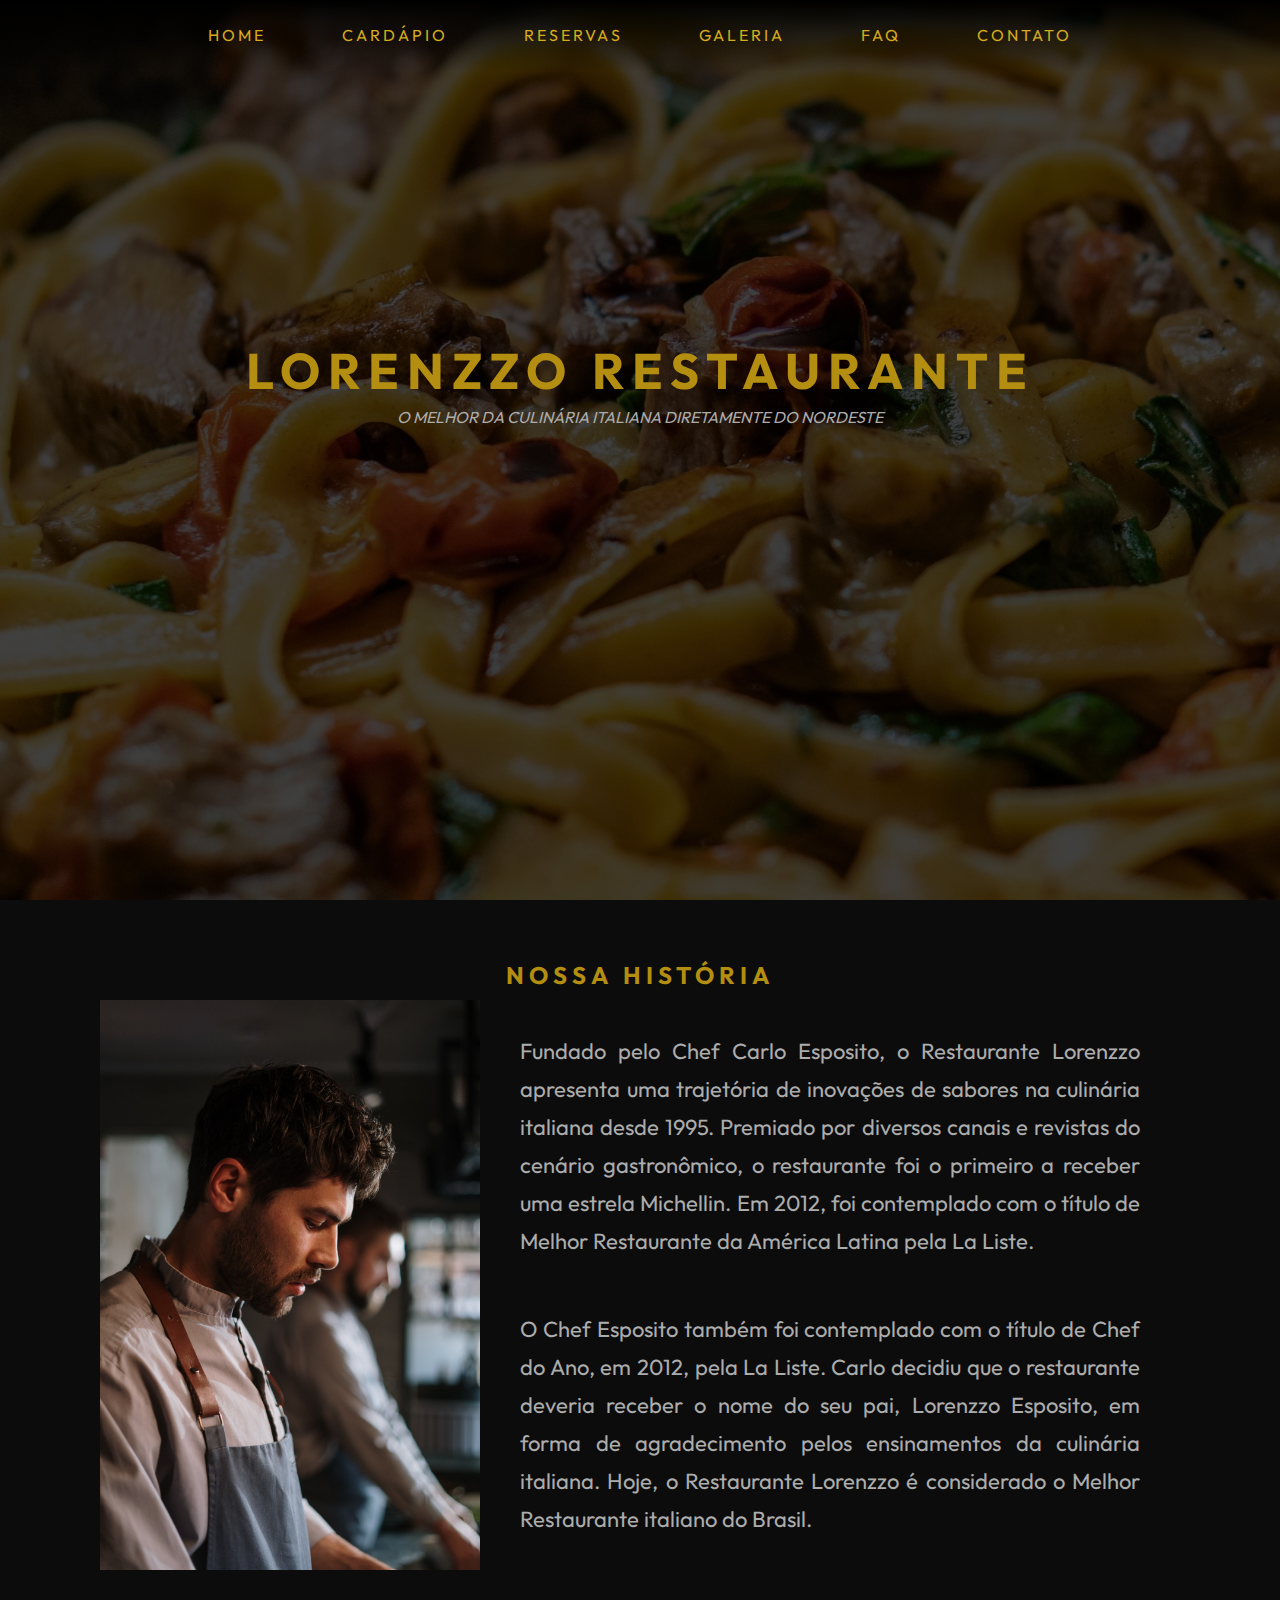
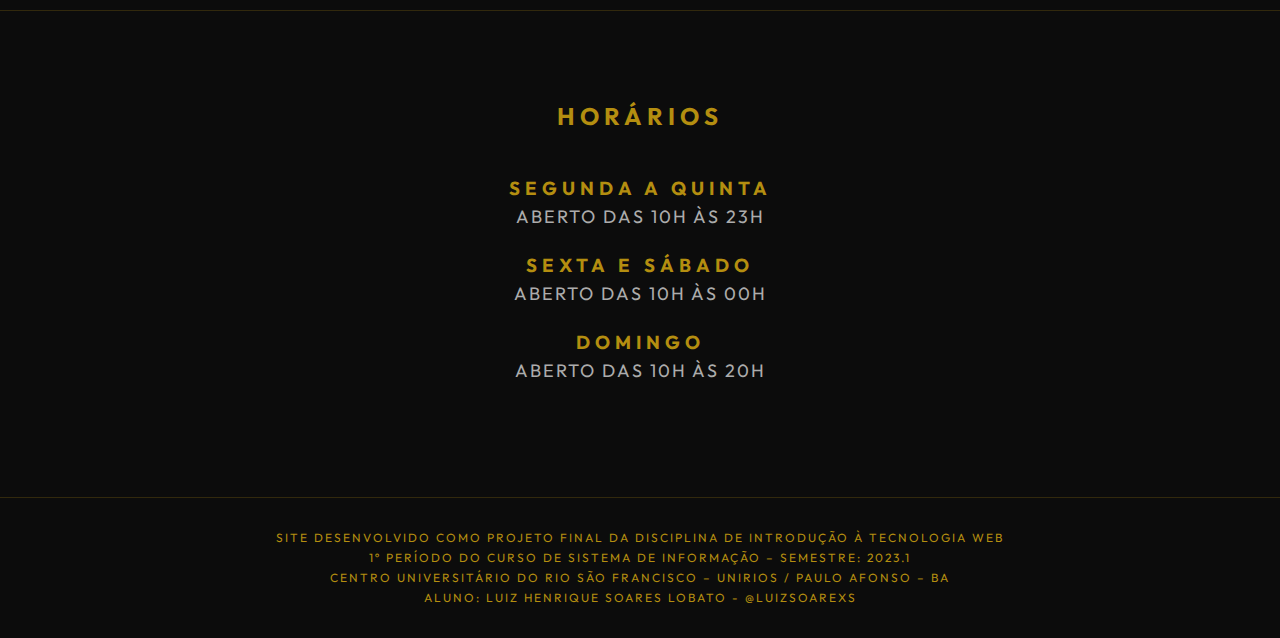
<file: index.html>
<!DOCTYPE html>
<html lang="pt-br">
<head>
    <meta charset="UTF-8">
    <meta http-equiv="X-UA-Compatible" content="IE=edge">
    <meta name="viewport" content="width=device-width, initial-scale=1.0">
    <title>LORENZZO</title>
    <link rel="stylesheet" href="css/style.css">
</head>
<body>
    <section id="bloco-principal">
        <nav>
            <ul>
                <li><a href="index.html">HOME</a></li>
                <li><a href="pages/cardapio.html">CARDÁPIO</a></li>
                <li><a href="pages/reservas.html">RESERVAS</a></li>
                <li><a href="pages/galeria.html">GALERIA</a></li>
                <li><a href="pages/faq.html">FAQ</a></li>
                <li><a href="pages/contato.html">CONTATO</a></li>
            </ul>
        </nav>

        <h1>LORENZZO RESTAURANTE</h1>
        <p>O melhor da culinária italiana diretamente do nordeste</p>

    </section>

    <section class="bloco-historia">

        <h2>NOSSA HISTÓRIA</h2>

        <div class="conteudo-historia">

        <img src="imagens/chef-2.jpg" alt="Chef">

        <div id="p-historia">

        <p>Fundado pelo Chef Carlo Esposito, o Restaurante Lorenzzo apresenta uma trajetória de inovações de sabores na culinária italiana desde 1995. Premiado por diversos canais e revistas do cenário gastronômico, o restaurante foi o primeiro a receber uma estrela Michellin. Em 2012, foi contemplado com o título de Melhor Restaurante da América Latina pela La Liste. <br>
        </p>

        <P>O Chef Esposito também foi contemplado com o título de Chef do Ano, em 2012, pela La Liste. Carlo decidiu que o restaurante deveria receber o nome do seu pai, Lorenzzo Esposito, em forma de agradecimento pelos ensinamentos da culinária italiana. Hoje, o Restaurante Lorenzzo é considerado o Melhor Restaurante italiano do Brasil. </P>

        </div>
        </div>
        </section>

    <section id="bloco-horarios">

        <div id="conteudo-horario">

                <h2>Horários</h2>

                <h3>Segunda a quinta</h3>
                <p>Aberto das 10h às 23h</p>

                <h3>Sexta e Sábado</h3>
                <p>Aberto das 10h às 00h</p>

                <h3>Domingo</h3>
                <p>Aberto das 10h às 20h</p>

        </div>
    </section>

    <footer id="rodape">
        <p>Site desenvolvido como projeto final da disciplina de Introdução à Tecnologia Web <br>
            1º período do curso de sistema de informação – Semestre: 2023.1 <br>
            Centro Universitário do Rio São Francisco – UniRios / Paulo Afonso – BA <br>
            Aluno: Luiz Henrique Soares Lobato - <a href="https://www.instagram.com/luizsoarexs/"> @luizsoarexs</a>
            </p>
    </footer>
</body>
</html>
</file>
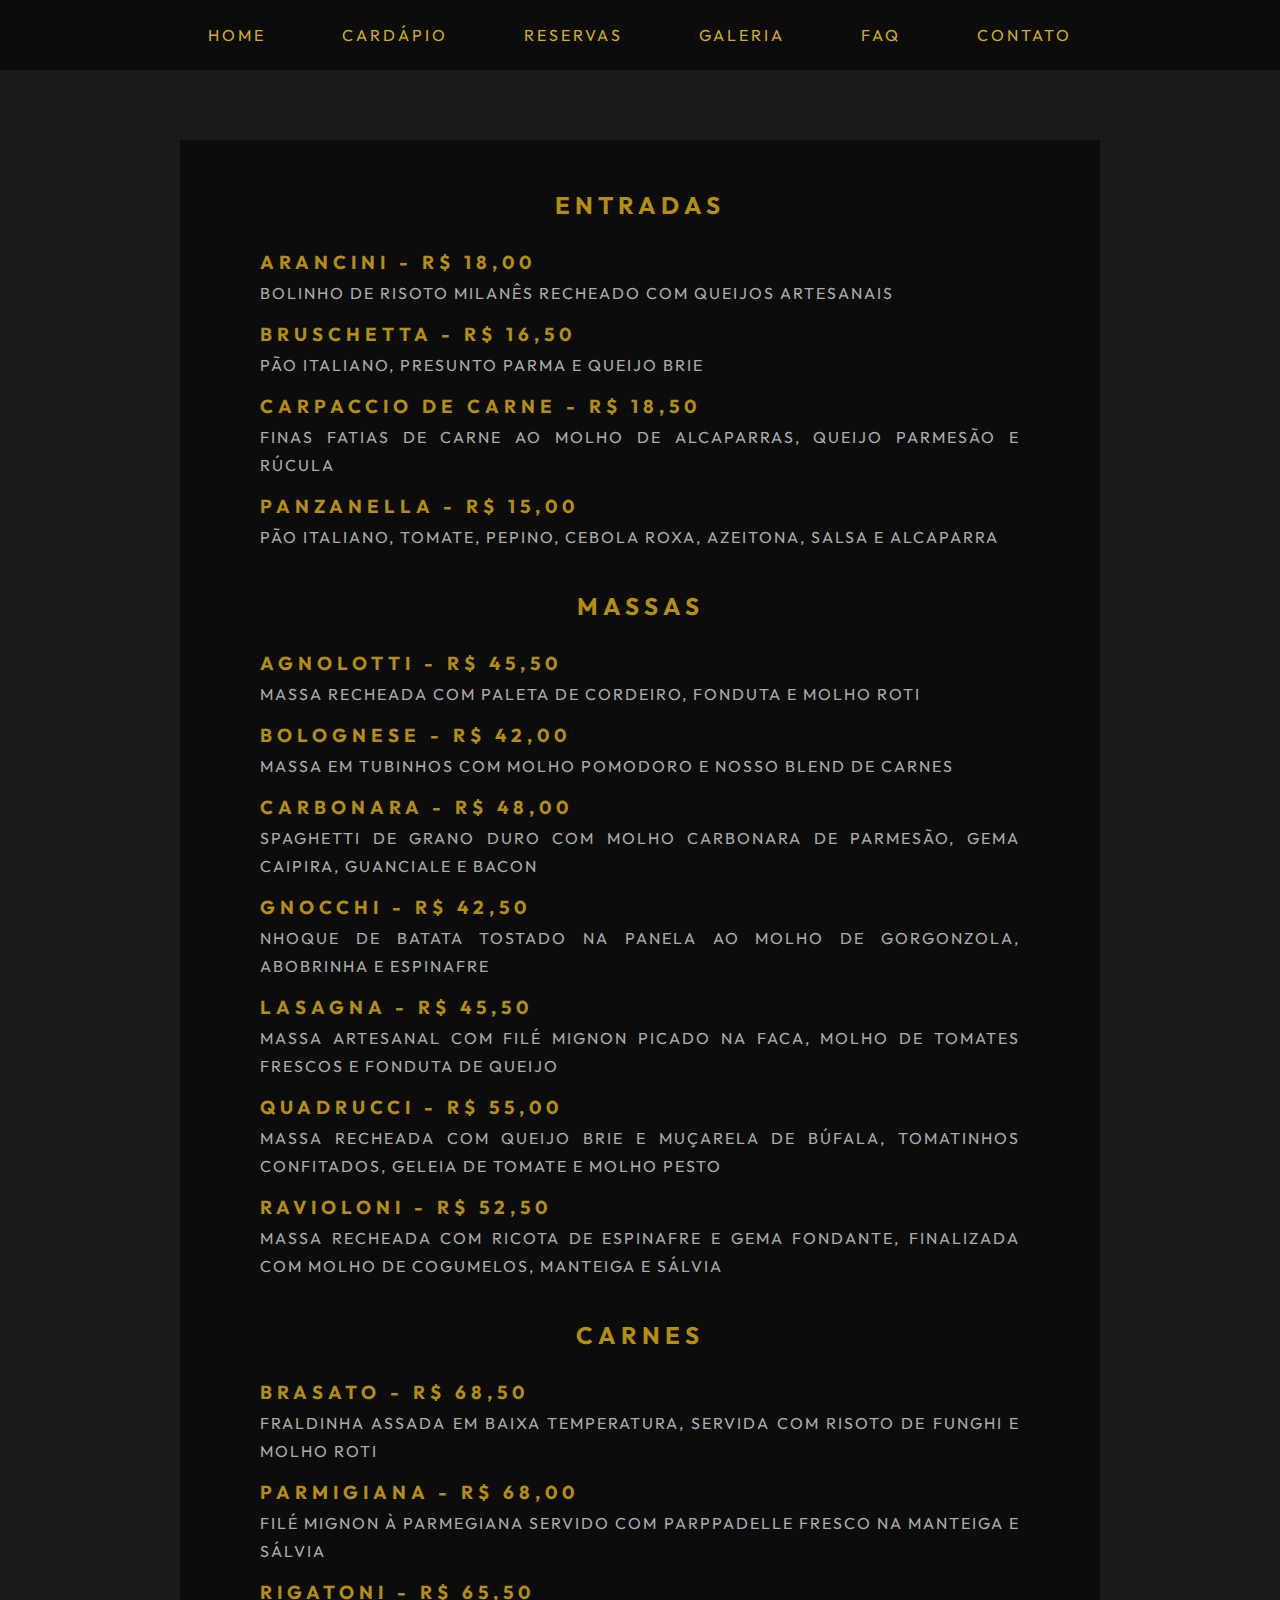
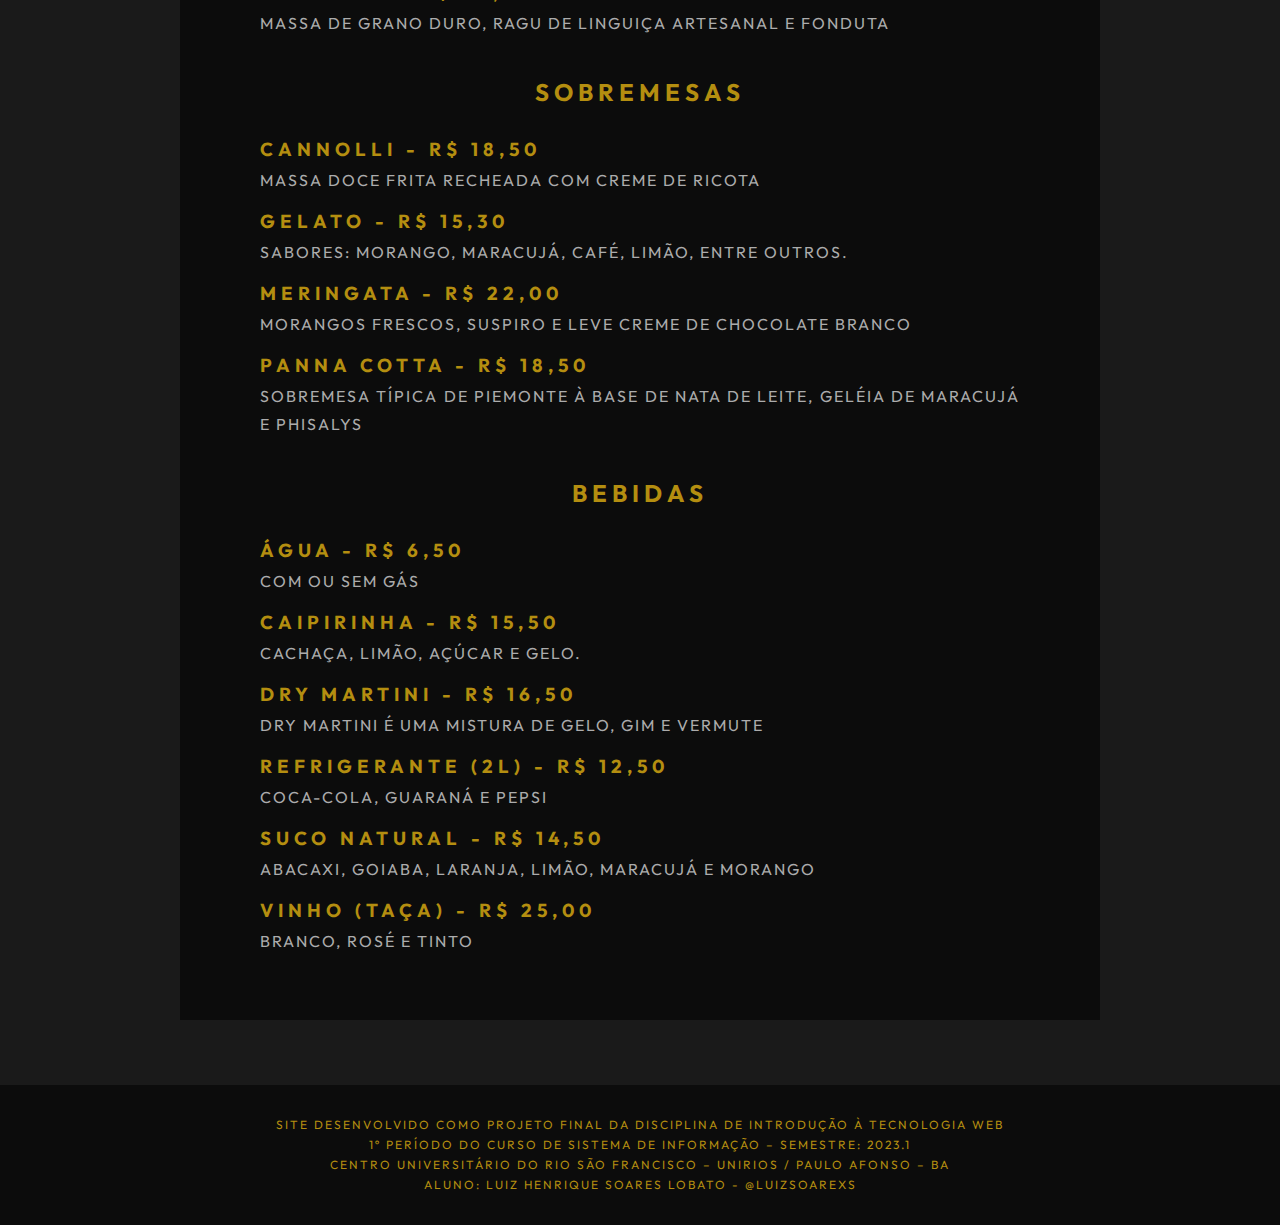
<file: pages/cardapio.html>
<!DOCTYPE html>
<html lang="pt-br">
<head>
    <meta charset="UTF-8">
    <meta http-equiv="X-UA-Compatible" content="IE=edge">
    <meta name="viewport" content="width=device-width, initial-scale=1.0">
    <title>LORENZZO</title>
    <link rel="stylesheet" href="../css/style.css">
</head>
<body>
    <header id="cabecario-pages">
        <nav>
            <ul>
                <li><a href="../index.html">HOME</a></li>
                <li><a href="cardapio.html">CARDÁPIO</a></li>
                <li><a href="reservas.html">RESERVAS</a></li>
                <li><a href="galeria.html">GALERIA</a></li>
                <li><a href="faq.html">FAQ</a></li>
                <li><a href="contato.html">CONTATO</a></li>
            </ul>
        </nav>
    </header>

    <section id="bloco-pagina-cardapio">

        <div id="container-cardapio">
            <h2>Entradas</h2>

            <div id="entradas">

                <h3>ARANCINI - R&dollar; 18,00</h3>
                <p>bolinho de risoto milanês recheado com queijos artesanais</p>

                <h3>Bruschetta - R&dollar; 16,50</h3>
                <p>Pão italiano, presunto parma e queijo Brie</p>

                <h3>Carpaccio de Carne - R&dollar; 18,50</h3>
                <p>Finas fatias de carne ao molho de alcaparras, queijo parmesão e rúcula</p>

                <h3>Panzanella - R&dollar; 15,00</h3>
                <p>Pão italiano, tomate, pepino, cebola roxa, azeitona, salsa e alcaparra</p>

            </div>

            <h2>MASSAS</h2>
            <div id="massas">

                <h3>AGNOLOTTI - R&dollar; 45,50</h3>
                <p>Massa recheada com paleta de cordeiro, fonduta e molho roti</p>

                <h3>BOLOGNESE  - R&dollar; 42,00</h3>
                <p>Massa em tubinhos com molho pomodoro e nosso blend de carnes</p>

                <h3>CARBONARA - R&dollar; 48,00</h3>
                <p>Spaghetti de grano duro com molho carbonara de parmesão, gema caipira, guanciale e bacon</p>

                <h3>Gnocchi  - R&dollar; 42,50</h3>
                <p>Nhoque de batata tostado na panela ao molho de gorgonzola, abobrinha e espinafre</p>

                <h3>LASAGNA  - R&dollar; 45,50</h3>
                <p>Massa artesanal com filé mignon picado na faca, molho de tomates frescos e fonduta de queijo</p>

                <h3>Quadrucci  - R&dollar; 55,00</h3>
                <p>Massa recheada com queijo brie e muçarela de búfala, tomatinhos confitados, geleia de tomate e molho pesto</p>

                <h3>RAVIOLONI  - R&dollar; 52,50</h3>
                <p>Massa recheada com ricota de espinafre e gema fondante, finalizada com molho de cogumelos, manteiga e sálvia</p>

            </div>

            <h2>Carnes</h2>

            <div id="carnes">
                <h3>BRASATO  - R&dollar; 68,50</h3>
                <p>Fraldinha assada em baixa temperatura, servida com risoto de funghi e molho roti</p>

                <h3>PARMIGIANA  - R&dollar; 68,00</h3>
                <p>Filé mignon à parmegiana servido com parppadelle fresco na manteiga e sálvia</p>

                <h3>RIGATONI  - R&dollar; 65,50</h3>
                <p>Massa de grano duro, ragu de linguiça artesanal e fonduta</p>
            </div>

            <h2>Sobremesas </h2>
            <div id="sobremesas">

                <h3>CANNOLLI  - R&dollar; 18,50</h3>
                <p>Massa doce frita recheada com creme de ricota </p>

                <h3>GELATO  - R&dollar; 15,30</h3>
                <p>Sabores: Morango, Maracujá, Café, Limão, entre outros.</p>

                <h3>MERINGATA  - R&dollar; 22,00</h3>
                <p>Morangos frescos, suspiro e leve creme de chocolate branco</p>

                <h3>PANNA COTTA  - R&dollar; 18,50</h3>
                <p>Sobremesa típica de Piemonte à base de nata de leite, geléia de maracujá e phisalys</p>
            </div>

            <h2>Bebidas</h2>
            <div id="bebidas">

                <h3>Água  - R&dollar; 6,50</h3>
                <p>Com ou sem gás </p>

                <h3>Caipirinha - R&dollar; 15,50</h3>
                <p>cachaça, limão, açúcar e gelo. </p>

                <h3>Dry Martini - R&dollar; 16,50</h3>
                <p>Dry Martini é uma mistura de gelo, gim e vermute</p>

                <h3>Refrigerante (2L) - R&dollar; 12,50</h3>
                <p>Coca-Cola, Guaraná e Pepsi </p>

                <h3>Suco natural  - R&dollar; 14,50</h3>
                <p>Abacaxi, Goiaba, Laranja, Limão, Maracujá e Morango</p>

                <h3>Vinho (taça) - R&dollar; 25,00</h3>
                <p>Branco, Rosé e Tinto</p>
            </div>

        </div>
    </section>

    <footer id="rodape">
        <p>Site desenvolvido como projeto final da disciplina de Introdução à Tecnologia Web <br>
            1º período do curso de sistema de informação – Semestre: 2023.1 <br>
            Centro Universitário do Rio São Francisco – UniRios / Paulo Afonso – BA <br>
            Aluno: Luiz Henrique Soares Lobato - <a href="https://www.instagram.com/luizsoarexs/"> @luizsoarexs</a></p>
    </footer>
</body>
</html>
</file>
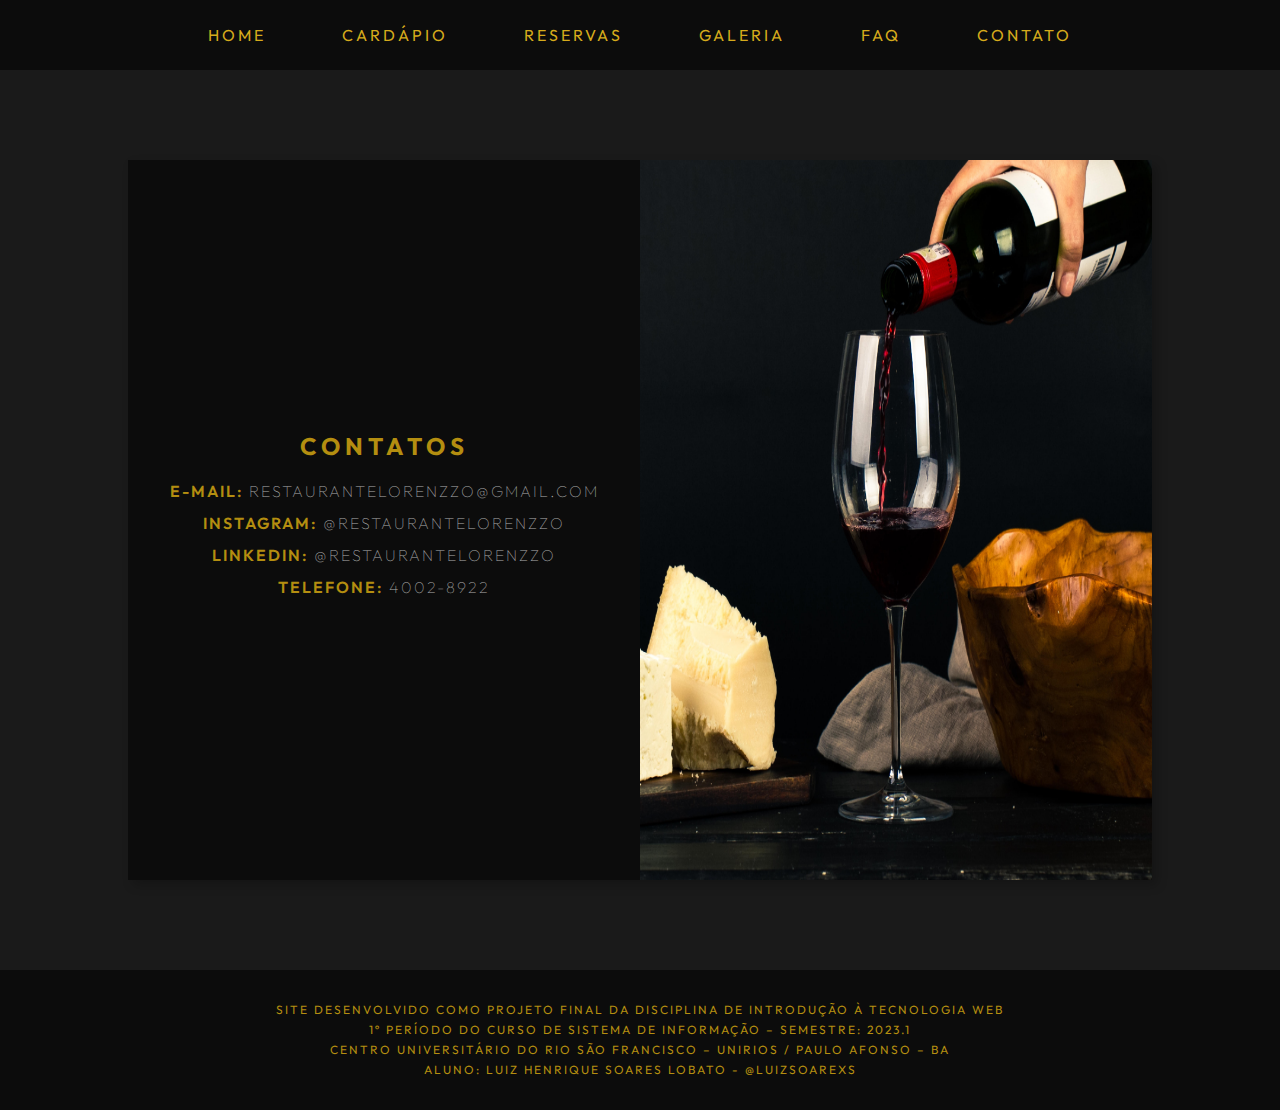
<file: pages/contato.html>
<!DOCTYPE html>
<html lang="pt-br">
<head>
    <meta charset="UTF-8">
    <meta http-equiv="X-UA-Compatible" content="IE=edge">
    <meta name="viewport" content="width=device-width, initial-scale=1.0">
    <title>LORENZZO</title>
    <link rel="stylesheet" href="../css/style.css">
    <link rel="stylesheet" href="../plugins/magnific-popup.css">
    <script src="../plugins/jquery.min.js"></script>
    <script src="../plugins/magnific-popup.js"></script>
    <script src="../js/scripts.js"></script>
</head>
<body>
    <header id="cabecario-pages">
        <nav>
            <ul>
                <li><a href="../index.html">HOME</a></li>
                <li><a href="cardapio.html">CARDÁPIO</a></li>
                <li><a href="reservas.html">RESERVAS</a></li>
                <li><a href="galeria.html">GALERIA</a></li>
                <li><a href="faq.html">FAQ</a></li>
                <li><a href="contato.html">CONTATO</a></li>
            </ul>
        </nav>
    </header>

    <section id="bloco-pagina-contato">

        <div id="container-contato">

            <div id="info-contato">
                <h2>Contatos</h2>
                <p>E-mail: <span class="dados">Restaurantelorenzzo@gmail.com</span></p>
                <p>Instagram: <span class="dados">@Restaurantelorenzzo</span></p>
                <p>LinkedIn: <span class="dados">@Restaurantelorenzzo</span></p>
                <p>Telefone: <span class="dados">4002-8922</span></p>
            </div>

            <div id="imagem-contato">
                <img src="../imagens/vinho-2.jpg" alt="">
            </div>
        </div>

    </section>

    <footer id="rodape">
        <p>Site desenvolvido como projeto final da disciplina de Introdução à Tecnologia Web <br>
            1º período do curso de sistema de informação – Semestre: 2023.1 <br>
            Centro Universitário do Rio São Francisco – UniRios / Paulo Afonso – BA <br>
            Aluno: Luiz Henrique Soares Lobato - <a href="https://www.instagram.com/luizsoarexs/"> @luizsoarexs</a></p>
    </footer>
    
</body>
</html>
</file>
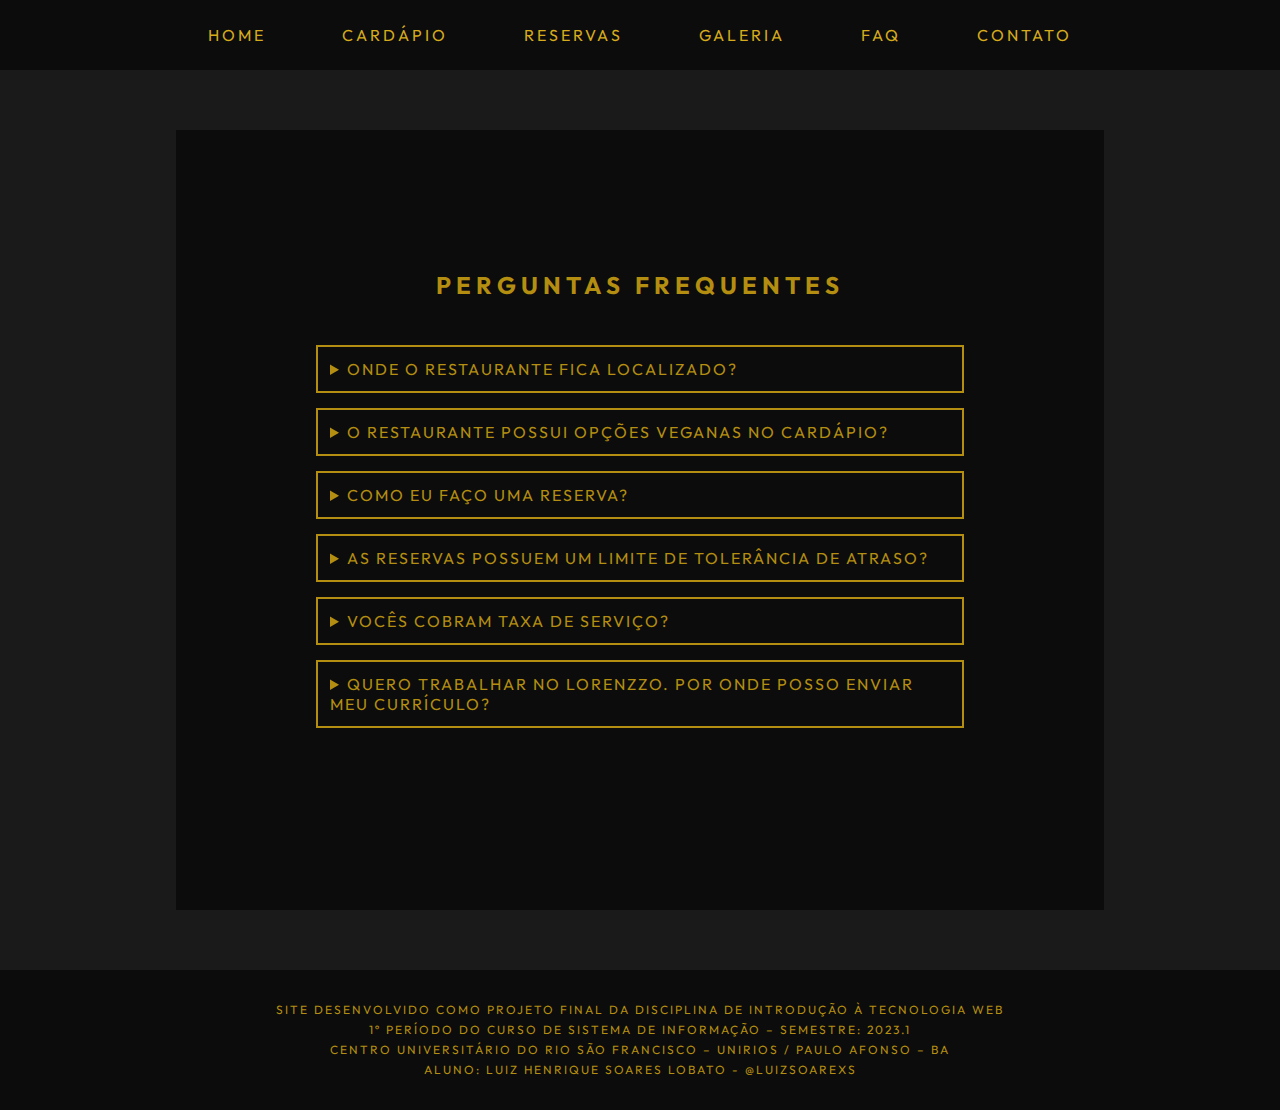
<file: pages/faq.html>
<!DOCTYPE html>
<html lang="pt-br">
<head>
    <meta charset="UTF-8">
    <meta http-equiv="X-UA-Compatible" content="IE=edge">
    <meta name="viewport" content="width=device-width, initial-scale=1.0">
    <title>LORENZZO</title>
    <link rel="stylesheet" href="../css/style.css">
    <link rel="stylesheet" href="../plugins/magnific-popup.css">
    <script src="../plugins/jquery.min.js"></script>
    <script src="../plugins/magnific-popup.js"></script>
    <script src="../js/scripts.js"></script>
</head>
<body>
    <header id="cabecario-pages">
        <nav>
            <ul>
                <li><a href="../index.html">HOME</a></li>
                <li><a href="cardapio.html">CARDÁPIO</a></li>
                <li><a href="reservas.html">RESERVAS</a></li>
                <li><a href="galeria.html">GALERIA</a></li>
                <li><a href="faq.html">FAQ</a></li>
                <li><a href="contato.html">CONTATO</a></li>
            </ul>
        </nav>
    </header>

    <section id="bloco-pagina-faq">

        <div id="container-faq">
            <h2>Perguntas Frequentes</h2>

            
            <details>
                <summary>Onde o restaurante fica localizado?</summary>
                <p>Nosso restaurante fica localizado na Avenida Lua de Mel, João Pessoa.</p>
            </details>

            <details>
                <summary>O Restaurante possui opções veganas no Cardápio?</summary>
                <p>Sim, nosso cardápio possui opções veganas. Você pode conferir todos os pratos na área de Cardápio. </p>
            </details>

            <details>
                <summary>Como eu faço uma reserva?</summary>
                <p>Passo a passo: <br>
                    1-	Clique na opção de “Reservas” no menu do site. <br>
                    2-	Preencha o formulário com os dados requisitados. <br>
                    3-	Aperte em “Concluir Reserva”. <br>
                   <span id="observacao-faq">Observação:</span>  É necessário ressaltar que caso o cliente ultrapasse o limite de tolerância de atraso, a reserva é cancelada automaticamente. 
                     </p>
            </details>

            <details>
                <summary>As reservas possuem um limite de tolerância de atraso?</summary>
                <p>Sim, o limite de tolerância de atraso para as nossas reservas é de 30 minutos. Caso o cliente ultrapasse o limite, sua reserva é cancelada automaticamente. </p>
            </details>

            <details>
                <summary>Vocês cobram taxa de serviço?</summary>
                <p>Sim, cobramos 8% do valor da conta para consumo no salão do restaurante. No entanto, o pagamento dessa taxa é de caráter facultativo.</p>
            </details>

            <details>
                <summary>Quero trabalhar no Lorenzzo. Por onde posso enviar meu currículo? </summary>
                <p>Você pode enviar seu currículo por meio do nosso e-mail ou entrar em contato pelo LinkedIn. Para acessar o nosso perfil no LinkedIn ou acessar o nosso endereço de e-mail, basta acessar a parte de contato localizada no menu do site. </p>
            </details>

        </div>

    </section>

    <footer id="rodape">
        <p>Site desenvolvido como projeto final da disciplina de Introdução à Tecnologia Web <br>
            1º período do curso de sistema de informação – Semestre: 2023.1 <br>
            Centro Universitário do Rio São Francisco – UniRios / Paulo Afonso – BA <br>
            Aluno: Luiz Henrique Soares Lobato - <a href="https://www.instagram.com/luizsoarexs/"> @luizsoarexs</a></p>
    </footer>
</body>
</html>
</file>
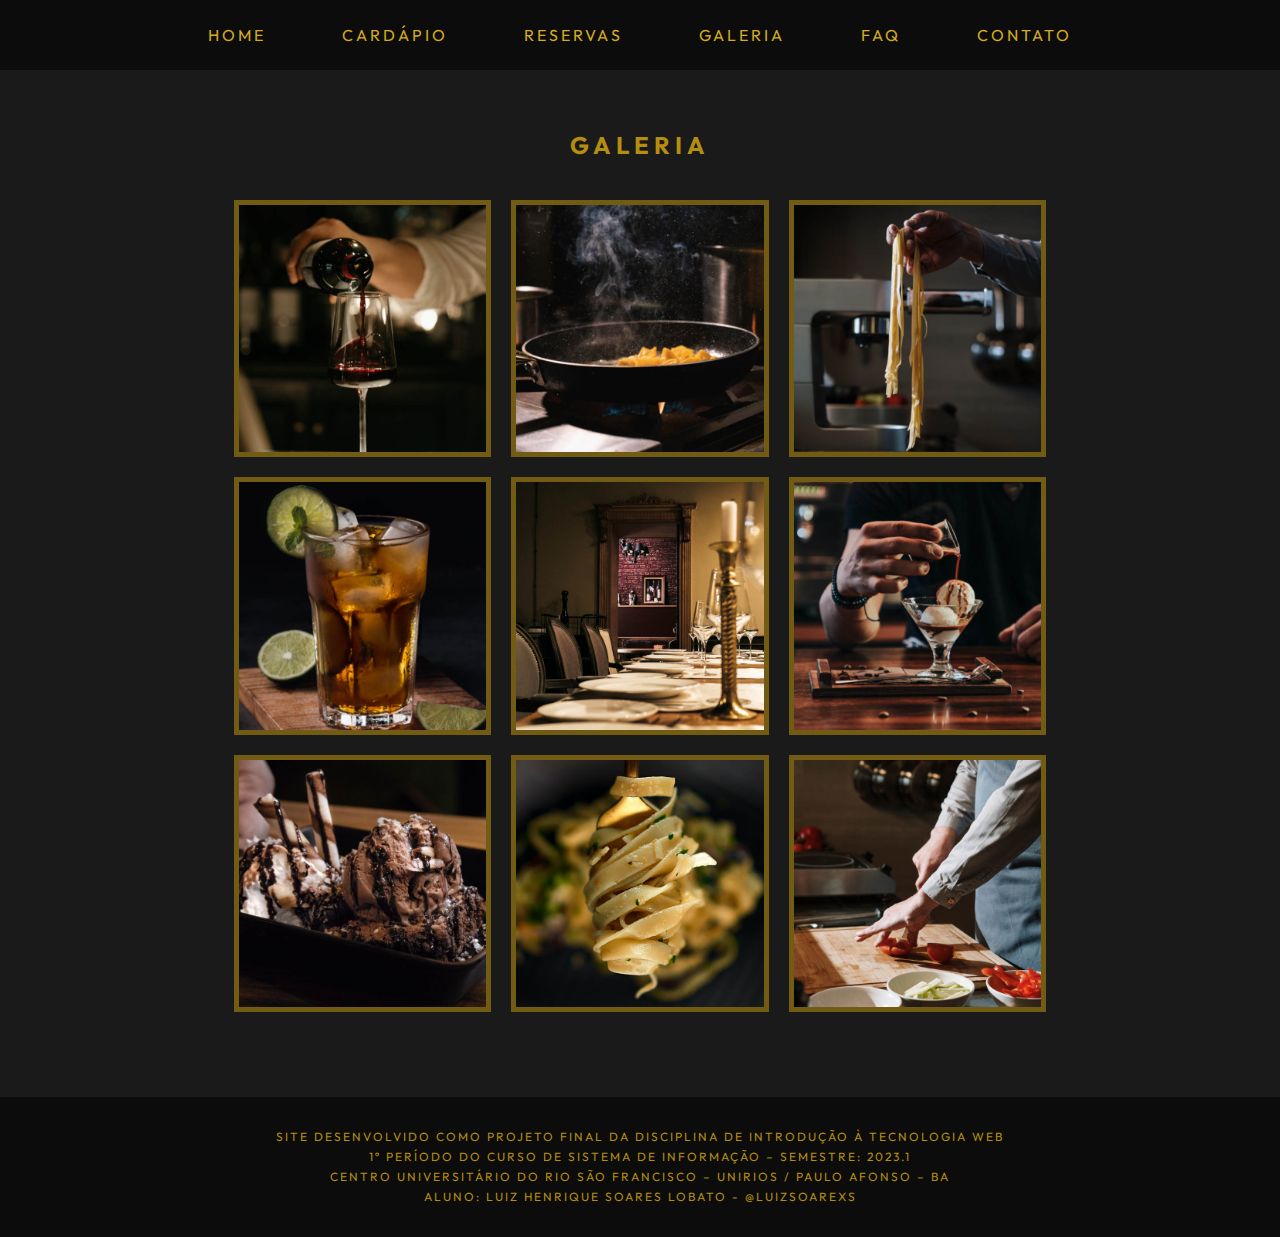
<file: pages/galeria.html>
<!DOCTYPE html>
<html lang="pt-br">
<head>
    <meta charset="UTF-8">
    <meta http-equiv="X-UA-Compatible" content="IE=edge">
    <meta name="viewport" content="width=device-width, initial-scale=1.0">
    <title>LORENZZO</title>
    <link rel="stylesheet" href="../css/style.css">
    <link rel="stylesheet" href="../plugins/magnific-popup.css">
    <script src="../plugins/jquery.min.js"></script>
    <script src="../plugins/magnific-popup.js"></script>
    <script src="../js/scripts.js"></script>
</head>
<body>
    <header id="cabecario-pages">
        <nav>
            <ul>
                <li><a href="../index.html">HOME</a></li>
                <li><a href="cardapio.html">CARDÁPIO</a></li>
                <li><a href="reservas.html">RESERVAS</a></li>
                <li><a href="galeria.html">GALERIA</a></li>
                <li><a href="faq.html">FAQ</a></li>
                <li><a href="contato.html">CONTATO</a></li>
            </ul>
        </nav>
    </header>

    <section id="bloco-pagina-galeria">

        <h2>Galeria</h2>
        <div id="container-galeria">

            <a href="../imagens/fotos-g/bebida-2.jpg"><img src="../imagens/fotos-p/bebida-2.jpg" alt=""></a>
            <a href="../imagens/fotos-g/foto-cozinhando.jpg"><img src="../imagens/fotos-p/foto-cozinhando.jpg" alt=""></a>
            <a href="../imagens/fotos-g/foto-cozinhando-3.jpg"><img src="../imagens/fotos-p/foto-cozinhando-3.jpg" alt=""></a>
            <a href="../imagens/fotos-g/bebida-1.jpg"><img src="../imagens/fotos-p/bebida-1.jpg" alt=""></a>
            <a href="../imagens/fotos-g/mesa.jpg"><img src="../imagens/fotos-p/mesa.jpg" alt=""></a>
            <a href="../imagens/fotos-g/gelato-2.jpg"><img src="../imagens/fotos-p/gelato-2.jpg" alt="Gelato"></a>
            <a href="../imagens/fotos-g/gelato.jpg"><img src="../imagens/fotos-p/gelato.jpg" alt=""></a>
            <a href="../imagens/fotos-g/pasta.jpg"><img src="../imagens/fotos-p/pasta.jpg" alt=""></a>
            <a href="../imagens/fotos-g/foto-cozinhando-2.jpg"><img src="../imagens/fotos-p/foto-cozinhando-2.jpg" alt=""></a>
 
         </div>

    </section>

    <footer id="rodape">
        <p>Site desenvolvido como projeto final da disciplina de Introdução à Tecnologia Web <br>
            1º período do curso de sistema de informação – Semestre: 2023.1 <br>
            Centro Universitário do Rio São Francisco – UniRios / Paulo Afonso – BA <br>
            Aluno: Luiz Henrique Soares Lobato - <a href="https://www.instagram.com/luizsoarexs/"> @luizsoarexs</a></p>
    </footer>
</body>
</html>
</file>
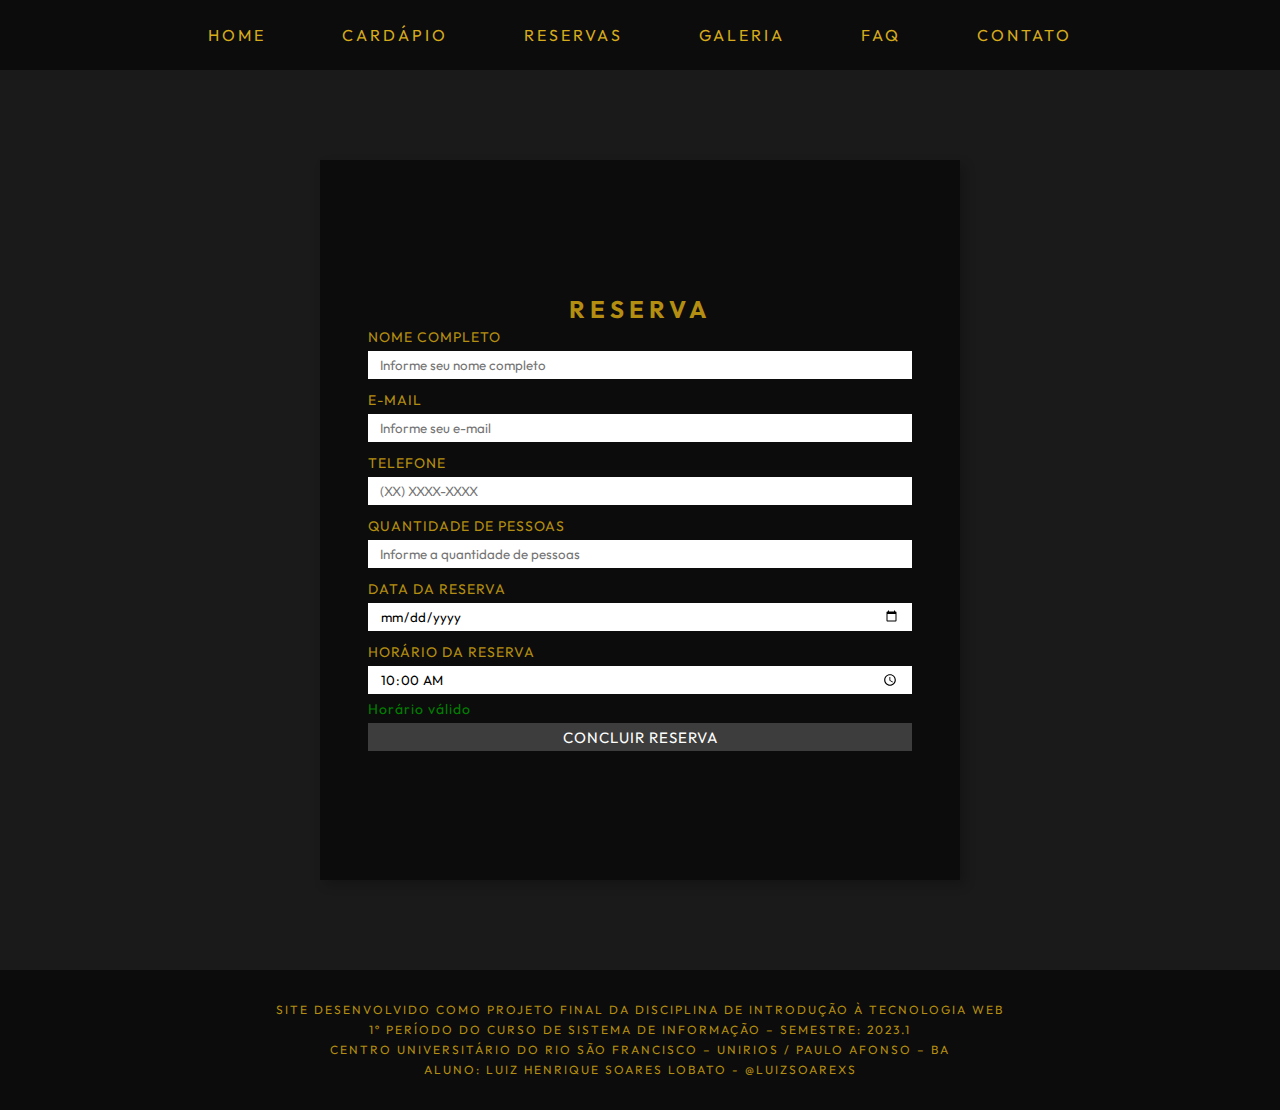
<file: pages/reservas.html>
<!DOCTYPE html>
<html lang="pt-br">
<head>
    <meta charset="UTF-8">
    <meta http-equiv="X-UA-Compatible" content="IE=edge">
    <meta name="viewport" content="width=device-width, initial-scale=1.0">
    <title>LORENZZO</title>
    <link rel="stylesheet" href="../css/style.css">
</head>
<body>
    <header id="cabecario-pages">
        <nav>
            <ul>
                <li><a href="../index.html">HOME</a></li>
                <li><a href="cardapio.html">CARDÁPIO</a></li>
                <li><a href="reservas.html">RESERVAS</a></li>
                <li><a href="galeria.html">GALERIA</a></li>
                <li><a href="faq.html">FAQ</a></li>
                <li><a href="contato.html">CONTATO</a></li>
            </ul>
        </nav>
    </header>

    <section id="bloco-pagina-reserva">

        <div id="container-form">

            <div id="img-form">
                <img src="../imagens/bebida.jpg">
            </div>

            <div id="form">

                <form action="#">

                    <div id="titulo-form">
                        <h2>RESERVA</h2>
                    </div>

                    <div class="input-group">

                        <div class="bloco-input">
                        <label for="fullname">Nome Completo</label>
                        <input id="fullname" type="text" name="fullname" placeholder="Informe seu nome completo" required>
                        </div>

                        <div class="bloco-input">
                        <label for="email">E-mail</label>
                        <input id="email" type="email" name="email" placeholder="Informe seu e-mail" required>
                        </div>

                        <div class="bloco-input">
                        <label for="telefone">Telefone</label>
                        <input id="telefone" type="tel" name="telefone" placeholder="(XX) XXXX-XXXX" required>
                        </div>

                        <div class="bloco-input">
                        <label for="quantPessoas">Quantidade de Pessoas</label>
                        <input id="quantPessoas" type="number" name="quantPessoas" placeholder="Informe a quantidade de pessoas" min="1" required>
                        </div>

                        <div class="bloco-input">
                        <label for="dataReserva">Data da Reserva</label>
                        <input id="dataReserva" type="date" name="dataReserva" required>
                        </div>

                        <div class="bloco-input">
                        <label for="horaReserva">Horário da Reserva</label>
                        <input id="horaReserva" type="time" name="horaReserva" value="10:00" min="10:00" max="23:00" required>
                        <span id="validacao"></span>
                        </div>
                    </div>

                    <div id="botao-reserva">
                        <button>Concluir reserva</button>
                    </div>
                    
                </form>
            </div>
        </div>
    </section>

    <footer id="rodape">
        <p>Site desenvolvido como projeto final da disciplina de Introdução à Tecnologia Web <br>
            1º período do curso de sistema de informação – Semestre: 2023.1 <br>
            Centro Universitário do Rio São Francisco – UniRios / Paulo Afonso – BA <br>
            Aluno: Luiz Henrique Soares Lobato - <a href="https://www.instagram.com/luizsoarexs/"> @luizsoarexs</a></p>
    </footer>
</body>
</html>
</file>
<file: css/style.css>
/* GERAL */

@import url('https://fonts.googleapis.com/css2?family=Outfit:wght@400;500;700&display=swap');

*{
    margin: 0;
    padding: 0;
    box-sizing: border-box;
    font-family: 'Outfit', sans-serif;
}

#cabecario-pages{
    background-color: rgb(12, 12, 12);
}

#cabecario-pages nav ul{
    display: flex;
    list-style: none;
    justify-content: center;
    padding-top: 15px;
    padding-bottom: 15px;
}

#cabecario-pages nav li{
    padding: 10px 38px 10px 38px;
    font-size: 16px;
}

#cabecario-pages a{
    letter-spacing: 3px;
    color: #d6ab1c;
    text-decoration: none;
    transition: linear .1s;
}

#cabecario-pages a:hover{
    color: #fae08c;
}

#rodape{
    position: absolute;
    width: 100%;
    background-color: rgb(12, 12, 12);
}

#rodape p{
    padding: 30px 0px;
    font-size: 12px;
    text-align: center;
    color: #b48e10;
    line-height: 20px;
    letter-spacing: 2px;
    text-transform: uppercase;
}

#rodape a{
    text-decoration: none;
    color: #b48e10;
}

/* PÁGINA HOME */

#bloco-principal{
    background-image: linear-gradient(rgba(0,0,0,0.75),rgba(0,0,0,0.75)), url(../imagens/background-7.jpg);
    width: 100%;
    height: 100vh;
    color: #FFF;
    background-repeat: no-repeat;
}

#bloco-principal nav ul{
    display: flex;
    list-style: none;
    justify-content: center;
    padding-top: 15px;
    padding-bottom: 15px;
    background: linear-gradient(rgb(0, 0, 0), rgba(0, 0, 0, 0.027));
}

#bloco-principal nav li{
    padding: 10px 38px 10px 38px;
    font-size: 16px;
}

#bloco-principal a{
    letter-spacing: 3px;
    color: #d6ab1c;
    text-decoration: none;
    transition: linear .1s;
}

#bloco-principal a:hover{
    color: #fae08c;
}

#bloco-principal h1{
    letter-spacing: 8px;
    text-align: center;
    font-size: 50px;
    margin-top: 21%;
    margin-bottom: 0px;
    color: #b48e10;
}

#bloco-principal p{
    color: #acacac;
    margin: 5px 10px;
    text-align: center;
    font-style: italic;
    text-transform: uppercase;
}

.bloco-historia{
    width: 100%;
    height: 100%;
    padding: 40px 100px;
    display: flex;
    flex-wrap: wrap;
    flex-direction: column;
    background-color: rgb(12, 12, 12);
    border-bottom: 1px solid #b48e103a;
}

.bloco-historia h2{
    color: #b48e10;
    letter-spacing: 5px;
    display: flex;
    justify-content: center;
    margin-top: 20px;
    margin-bottom: 10px;
}

.bloco-historia .conteudo-historia{
    display: flex;
}

.bloco-historia .conteudo-historia img{
    width: 380px;
}

.bloco-historia p{
    align-self: center;
    padding: 25px 40px;
    text-align: justify;
    color: #acacac;
    font-size: 22px;
    line-height: 38px;
}

.bloco-historia .conteudo-historia #p-historia{
    justify-content: center;
    display: flex;
    flex-direction: column;
}

#bloco-horarios{
    padding: 40px 100px;
    display: flex;
    flex-wrap: wrap;
    flex-direction: column;
    justify-content: center;
    align-items: center;
    background-color: rgb(12, 12, 12);
    border-bottom: 1px solid #b48e103a;
}

#bloco-horarios h2{
    color: #b48e10;
    letter-spacing: 5px;
    display: flex;
    justify-content: center;
    margin-bottom: 45px;
}

#conteudo-horario{
    text-align: center;
    align-self: center;
    text-transform: uppercase;
    padding: 50px;
}

#conteudo-horario h3{
    color: #b48e10;
    letter-spacing: 5px;
    margin-bottom: 5px;
}

#bloco-horarios p{
    align-self: center;
    color: #acacac;
    letter-spacing: 2px;
    font-size: 18px;
    margin-bottom: 25px;
}

/*PÁGINA DE RESERVAS*/

#bloco-pagina-reserva{
    width: 100%;
    height: 100vh;
    display: flex;
    justify-content: center;
    align-items: center;
    background-color: rgb(26, 26, 26);
}

#container-form{
    width: 80%;
    height: 80vh;
    display: flex;
    box-shadow: 5px 5px 10px rgba(0,0,0,.212);
}

#bloco-pagina-reserva #img-form{
    width: 50%;
    background-color: #d6ab1c;
}

#bloco-pagina-reserva #img-form img{
    height: 80vh;
    width: 100%;
}

#form{
    width: 50%;
    display: flex;
    flex-direction: column;
    justify-content: center;
    background-color: rgb(12, 12, 12);
    padding: 3rem;
}

#form #titulo-form{
    color: #b48e10;
    display: flex;
    justify-content: center;
    padding: 4px 8px;
    letter-spacing: 5px;
}

.bloco-input{
    display: flex;
    flex-direction: column;
    margin-bottom: 8px;
}

#form label{
    color: #b48e10;
    margin-bottom: 5px;
    text-transform: uppercase;
    font-size: 14px;
    letter-spacing: 1px;
}

#form input{
    width: 100%;
    height: 28px;
    padding: 12px;
    margin-bottom: 4px;
    border: none;
    outline: none;
}

input + span{
    font-size: 14px;
    margin-top: 2px;
    margin-bottom: 15px;
    letter-spacing: 1px;
}

input:invalid+span:after{
    position: absolute;
    content: 'Horário inválido';
    color: rgb(255, 0, 0);
}

input:valid+span:after{
    position: absolute;
    content: 'Horário válido';
    color: green;
}

#form #botao-reserva button{
    font-size: 15px;
    letter-spacing: 1px;
    text-transform: uppercase;
    padding: 5px;
    color: #ffffff;
    border: none;
    width: 100%;
    height: 28px;
    background-color: #3d3d3d;
}

#form #botao-reserva button:hover{
    background-color: #b48e10d3;
}

@media screen and (max-width: 1330px){
    #img-form{
        display: none;
    }
    #container-form{
        width: 50%;
    }
    #form{
        width: 100%;
    }
}

/* PÁGINA GALERIA */

#bloco-pagina-galeria{
    padding: 60px;
    width: 100%;
    height: 100%;
    background-color: rgb(26, 26, 26);
}

#bloco-pagina-galeria h2{
    text-align: center;
    color: #b48e10;
    letter-spacing: 5px;
    text-transform: uppercase;
    margin-bottom: 15px;
}

#container-galeria{
    width: 70%;
    margin: 0 auto;
}

#bloco-pagina-galeria #container-galeria{
    padding: 25px 0px;
    display: grid;
    grid-template-columns: repeat(3, 1fr);
    gap: 20px;
}

#bloco-pagina-galeria #container-galeria img{
    display: block;
    width: 100%;
    transition: all 0.2s linear;
    border: 5px solid #b48e1094;
}

#bloco-pagina-galeria #container-galeria img:hover{
    transform: scale(1.025);
    border: 5px solid #b48e10;
}

/* PÁGINA DE FAQ */

#bloco-pagina-faq{
    padding: 60px;
    width: 100%;
    height: 100%;
    background-color: rgb(26, 26, 26);
    display: flex;
    justify-content: center;
    flex-direction: column;
}

#container-faq{
    align-self: center;
    width: 80%;
    height: 100%;
    background-color: rgb(12, 12, 12);
    padding: 140px;
}

#bloco-pagina-faq #container-faq h2{
    color: #b48e10;
    text-align: center;
    text-transform: uppercase;
    letter-spacing: 5px;
    margin-bottom: 45px;
}

details{
    padding: 12px;
    border: 2px solid #b48e10;
    cursor: pointer;
    margin: 15px 0px;
}

summary{
    color: #b48e10;
    text-transform: uppercase;
    letter-spacing: 2px;
}

details p{
    padding-top: 8px;
    color: #acacac;
    text-transform: uppercase;
    letter-spacing: 2px;
    line-height: 28px;
}

details p #observacao-faq{
    color: rgba(255, 0, 0, 0.644);
}

 #container-faq::-webkit-scrollbar-thumb{
    color: #b48e10;
}


@media screen and (max-width:1333px){
    #bloco-pagina-faq{
        height: 100vh;
    }

    #container-faq{
        height: 100%;
    }
}

@media screen and (min-width:1334px){
    #bloco-pagina-faq{
        padding-top: 135px;
        padding-bottom: 210px;
    }
}

/* PÁGINA DE CONTATO */

#bloco-pagina-contato{
    width: 100%;
    height: 100vh;
    display: flex;
    justify-content: center;
    align-items: center;
    background-color: rgb(26, 26, 26);
}

#container-contato{
    width: 80%;
    height: 80vh;
    display: flex;
    box-shadow: 5px 5px 10px rgba(0,0,0,.212);
}

#bloco-pagina-contato #info-contato{
    width: 50%;
    display: flex;
    flex-direction: column;
    justify-content: center;
    background-color: rgb(12, 12, 12);
    color: #b48e10;
    text-align: center;
    text-transform: uppercase;
}

#bloco-pagina-contato #imagem-contato{
    width: 50%;
    background-color: #d6ab1c;
}

#imagem-contato img{
    width: 100%;
    height: 80vh;
}

#info-contato h2{
    letter-spacing: 5px;
    margin-bottom: 20px;
}

#info-contato p{
    letter-spacing: 2px;
    margin-bottom: 12px;
    font-weight: 600;
}

#info-contato .dados{
    font-weight: 100;
    color: #acacac;
}

/* PÁGINA DE CARDÁPIO */

#bloco-pagina-cardapio{
    padding: 65px;
    width: 100%;
    height: 100%;
    display: flex;
    justify-content: center;
    align-items: center;
    background-color: rgb(26, 26, 26);
}

#container-cardapio{
    margin-top: 5px;
    align-self: center;
    width: 80%;
    height: 100%;
    background-color: rgb(12, 12, 12);
    padding: 50px 80px;
    text-transform: uppercase;
}

#container-cardapio h2{
    color: #b48e10;
    letter-spacing: 5px;
    margin-bottom: 30px;
    text-align: center;
}

#container-cardapio h3{
    color: #b48e10;
    letter-spacing: 5px;
    margin-bottom: 5px;
}

#container-cardapio p{
    text-align: justify;
    color: #acacac;
    letter-spacing: 2px;
    line-height: 28px;
    margin-bottom: 15px;
}

#entradas, #massas, #carnes, #sobremesas{
    margin-bottom: 40px;
}
</file>
